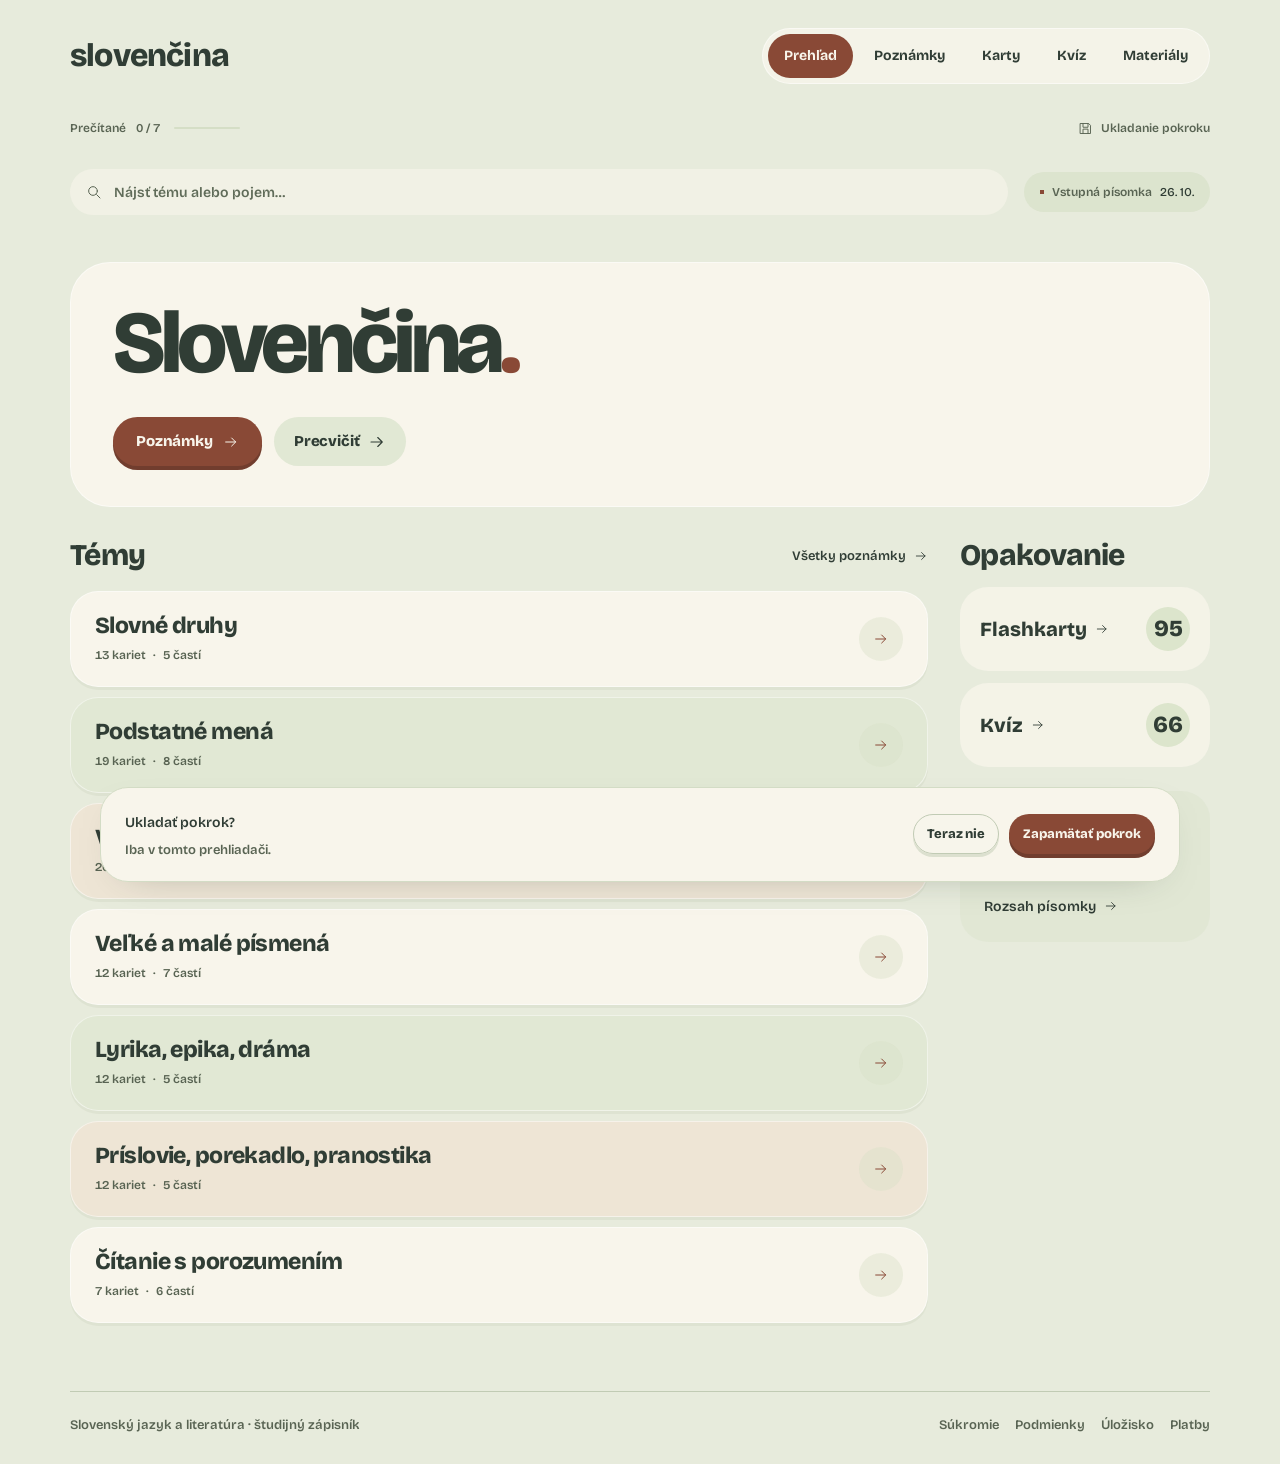
<file: index.html>
<!doctype html>
<html lang="sk">
<head>
  <meta charset="utf-8">
  <meta name="viewport" content="width=device-width, initial-scale=1">
  <meta name="theme-color" content="#e7ebdc">
  <meta name="description" content="Osobný študijný priestor zo slovenského jazyka: poznámky, flashkarty a precvičovanie z dodaných materiálov.">
  <meta http-equiv="Content-Security-Policy" content="default-src 'self' file:; script-src 'self' file:; style-src 'self' file:; img-src 'self' file: data:; font-src 'self' file: data:; connect-src 'none'; object-src 'none'; base-uri 'none'; form-action 'none'">
  <title>Slovenčina — študijný zápisník</title>
  <link rel="icon" href="favicon.svg" type="image/svg+xml">
  <link rel="stylesheet" href="fonts/fonts.css?v=20261019-bubbles"><link rel="stylesheet" href="styles.css?v=20261019-bubbles">
  <script src="sources.js" defer></script>
  <script src="content.js" defer></script>
  <script src="core.js" defer></script>
  <script src="app.js?v=20261019-bubbles" defer></script>
</head>
<body>
  <a class="skip-link" href="#main">Preskočiť na obsah</a>
  <aside class="sidebar" aria-label="Študijná navigácia">
    <a class="brand" href="#prehlad" aria-label="Slovenčina, úvodná stránka"><span>slovenčina</span></a>
    <nav class="navigation" aria-label="Hlavná navigácia">
      <a href="#prehlad" data-nav="prehlad"><svg viewBox="0 0 24 24" aria-hidden="true"><path d="M3 10 12 3l9 7v10a1 1 0 0 1-1 1h-5v-7H9v7H4a1 1 0 0 1-1-1Z"/></svg><span>Prehľad</span></a>
      <a href="#poznamky" data-nav="poznamky"><svg viewBox="0 0 24 24" aria-hidden="true"><path d="M12 5v16M12 5C9 3 5 3 2 4v15c4-1 7 0 10 2 3-2 6-3 10-2V4c-3-1-7-1-10 1Z"/></svg><span>Poznámky</span></a>
      <a href="#karty" data-nav="karty"><svg viewBox="0 0 24 24" aria-hidden="true"><rect x="5" y="5" width="16" height="16" rx="3"/><path d="M17 2H5a3 3 0 0 0-3 3v12M9 10h8M9 14h5"/></svg><span>Karty</span><span class="nav-count" id="nav-cards"></span></a>
      <a href="#kviz" data-nav="kviz"><svg viewBox="0 0 24 24" aria-hidden="true"><path d="m9 11 2 2 4-4M8 3h8v4H8zM8 5H5v16h14V5h-3M8 17h8"/></svg><span>Kvíz</span></a>
      <a href="#materialy" data-nav="materialy"><svg viewBox="0 0 24 24" aria-hidden="true"><path d="M3 7h7l2-3h9v16H3zM3 7V4h7l2 3"/></svg><span>Materiály</span></a>
    </nav>
    <div class="sidebar-bottom">
      <div class="sidebar-progress"><div><span>Prečítané</span><span id="read-count">0 / 7</span></div><progress id="read-progress" value="0" max="7" aria-label="Počet prečítaných tém"></progress></div>
      <button class="storage-control" id="open-settings"><svg viewBox="0 0 24 24" aria-hidden="true"><path d="M4 4h13l3 3v13H4zM8 4v6h8V4M8 20v-7h8v7"/></svg><span id="storage-label">Ukladanie pokroku</span></button>
    </div>
  </aside>
  <div class="app-layout">
    <header class="topbar">

      <button class="mobile-settings icon-button" id="open-settings-mobile" aria-label="Nastavenia ukladania pokroku"><svg viewBox="0 0 24 24" aria-hidden="true"><path d="M4 4h13l3 3v13H4zM8 4v6h8V4M8 20v-7h8v7"/></svg></button>
      <div class="global-search"><svg viewBox="0 0 24 24" aria-hidden="true"><circle cx="10.5" cy="10.5" r="6.5"/><path d="m16 16 5 5"/></svg><label class="sr-only" for="global-search">Hľadať v poznámkach</label><input id="global-search" type="search" placeholder="Nájsť tému alebo pojem…" autocomplete="off" spellcheck="false"><button id="clear-search" aria-label="Vymazať vyhľadávanie" hidden><svg viewBox="0 0 24 24" aria-hidden="true"><path d="m6 6 12 12M18 6 6 18"/></svg></button></div>
      <a class="exam-label" href="#materialy/18"><span class="exam-dot" aria-hidden="true"></span>Vstupná písomka <strong>26. 10.</strong></a>
    </header>
    <main id="main" tabindex="-1"></main>
    <footer class="site-footer"><span>Slovenský jazyk a literatúra · študijný zápisník</span><div><a href="info.html#sukromie">Súkromie</a><a href="info.html#podmienky">Podmienky</a><a href="info.html#ulozisko">Úložisko</a><a href="info.html#platby">Platby</a></div></footer>
  </div>
  <div id="consent-banner" class="consent-banner" hidden><div><strong>Ukladať pokrok?</strong><p>Iba v tomto prehliadači.</p></div><div class="consent-actions"><button class="button secondary small" id="decline-storage">Teraz nie</button><button class="button primary small" id="accept-storage">Zapamätať pokrok</button></div></div>
  <dialog id="settings-dialog" aria-labelledby="settings-title"><div class="dialog-heading"><h2 id="settings-title">Ukladanie pokroku</h2><button class="icon-button" data-close-dialog="settings-dialog" aria-label="Zavrieť nastavenia"><svg viewBox="0 0 24 24" aria-hidden="true"><path d="m6 6 12 12M18 6 6 18"/></svg></button></div><p>Prečítané, zvládnuté karty a výsledky kvízov môžu zostať uložené iba na tomto zariadení.</p><form id="storage-form"><label class="check-label"><input id="storage-consent" type="checkbox">Súhlasím s ukladaním môjho pokroku v tomto prehliadači.</label><p class="small-copy">Bez súhlasu funguje všetko počas aktuálnej návštevy. Učebný pokrok sa neposiela na server. <a href="info.html#ulozisko">Ako funguje úložisko</a></p><button class="button primary" type="submit">Uložiť nastavenie</button></form><div class="reset-zone"><p>Chceš začať odznova?</p><button class="text-button danger" id="reset-progress">Vymazať môj pokrok</button></div><p id="storage-error" class="error-copy" role="alert" hidden></p></dialog>
  <dialog id="image-dialog" class="image-dialog" aria-labelledby="image-title"><div class="dialog-heading"><h2 id="image-title">Pôvodný podklad</h2><button class="icon-button" data-close-dialog="image-dialog" aria-label="Zavrieť obrázok"><svg viewBox="0 0 24 24" aria-hidden="true"><path d="m6 6 12 12M18 6 6 18"/></svg></button></div><img id="image-viewer" src="Obrazky/03.png" alt="Náučný plagát o prísloviach" loading="lazy"></dialog>
  <div id="toast" class="toast" role="status" aria-live="polite"></div>
  <div id="announcement" class="sr-only" aria-live="polite" aria-atomic="true"></div>
  <noscript><p class="noscript">Na flashkarty a kvízy potrebuješ povoliť JavaScript. Pôvodné súbory nájdeš v priečinku materialy.</p></noscript>
</body>
</html>
</file>
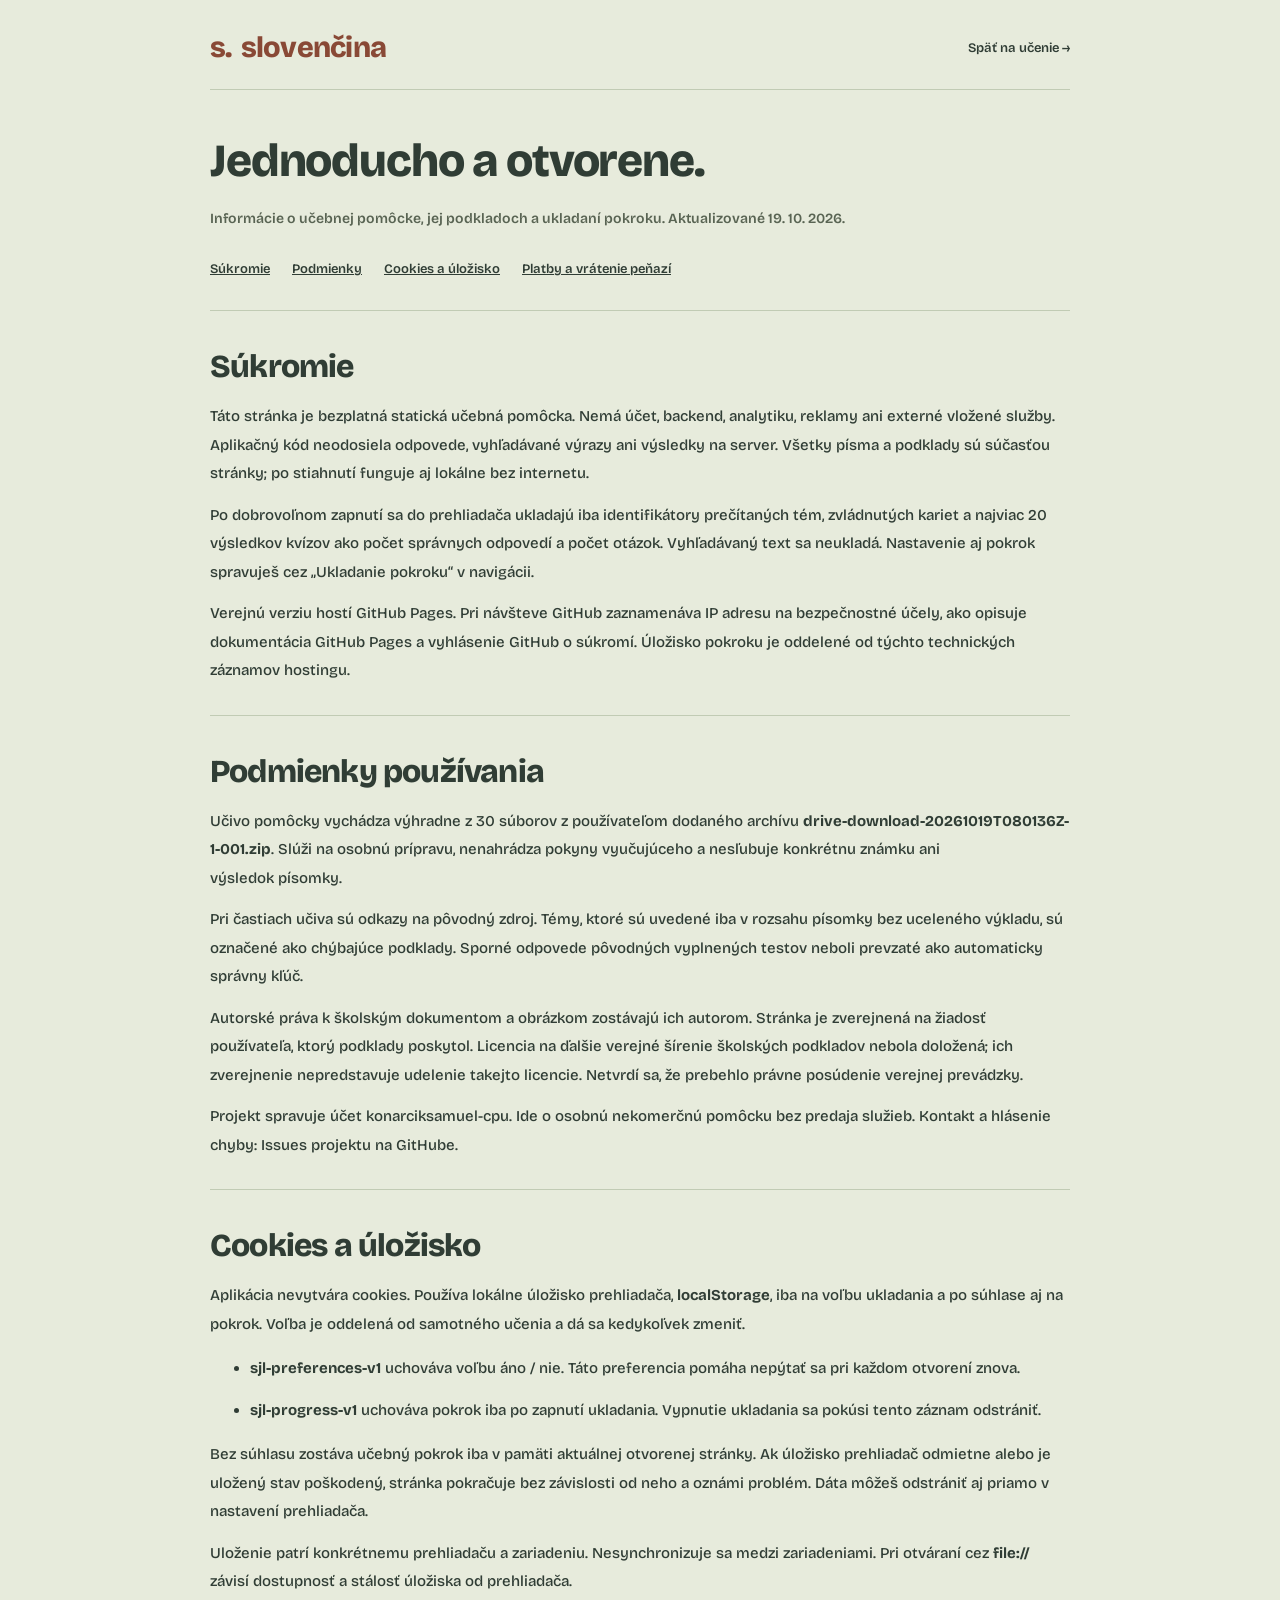
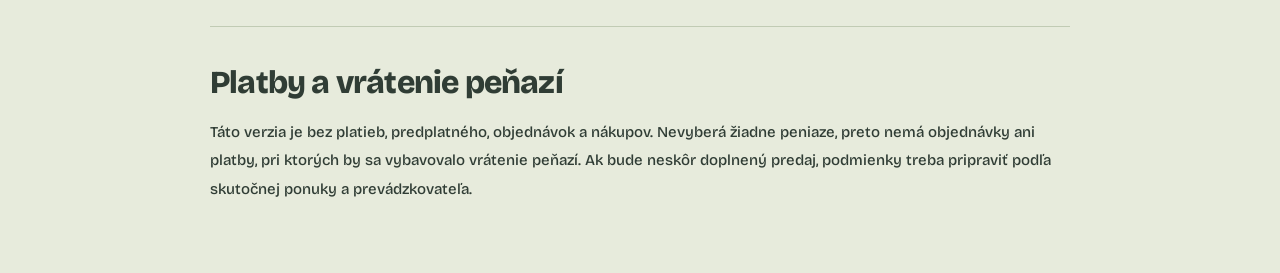
<file: info.html>
<!doctype html>
<html lang="sk">
<head><meta charset="utf-8"><meta name="viewport" content="width=device-width, initial-scale=1"><meta http-equiv="Content-Security-Policy" content="default-src 'self' file:; script-src 'none'; style-src 'self' file:; img-src 'self' file:; font-src 'self' file: data:; connect-src 'none'; object-src 'none'; base-uri 'none'; form-action 'none'"><title>Informácie a súkromie — Slovenčina</title><link rel="icon" href="favicon.svg" type="image/svg+xml"><link rel="stylesheet" href="fonts/fonts.css?v=20261019-bubbles"><link rel="stylesheet" href="styles.css?v=20261019-bubbles"></head>
<body><main class="info-page"><header><a class="brand" href="index.html"><span class="brand-symbol" aria-hidden="true">s.</span><span>slovenčina</span></a><a class="text-link" href="index.html">Späť na učenie →</a></header><h1>Jednoducho a otvorene.</h1><p>Informácie o učebnej pomôcke, jej podkladoch a ukladaní pokroku. Aktualizované 19. 10. 2026.</p><nav aria-label="Informácie"><a href="#sukromie">Súkromie</a><a href="#podmienky">Podmienky</a><a href="#ulozisko">Cookies a úložisko</a><a href="#platby">Platby a vrátenie peňazí</a></nav>
<section id="sukromie"><h2>Súkromie</h2><p>Táto stránka je bezplatná statická učebná pomôcka. Nemá účet, backend, analytiku, reklamy ani externé vložené služby. Aplikačný kód neodosiela odpovede, vyhľadávané výrazy ani výsledky na server. Všetky písma a podklady sú súčasťou stránky; po stiahnutí funguje aj lokálne bez internetu.</p><p>Po dobrovoľnom zapnutí sa do prehliadača ukladajú iba identifikátory prečítaných tém, zvládnutých kariet a najviac 20 výsledkov kvízov ako počet správnych odpovedí a počet otázok. Vyhľadávaný text sa neukladá. Nastavenie aj pokrok spravuješ cez „Ukladanie pokroku“ v navigácii.</p><p>Verejnú verziu hostí GitHub Pages. Pri návšteve GitHub zaznamenáva IP adresu na bezpečnostné účely, ako opisuje <a href="https://docs.github.com/en/pages/getting-started-with-github-pages/what-is-github-pages#data-collection">dokumentácia GitHub Pages</a> a <a href="https://docs.github.com/en/site-policy/privacy-policies/github-general-privacy-statement">vyhlásenie GitHub o súkromí</a>. Úložisko pokroku je oddelené od týchto technických záznamov hostingu.</p></section>
<section id="podmienky"><h2>Podmienky používania</h2><p>Učivo pomôcky vychádza výhradne z 30 súborov z používateľom dodaného archívu <strong>drive-download-20261019T080136Z-1-001.zip</strong>. Slúži na osobnú prípravu, nenahrádza pokyny vyučujúceho a nesľubuje konkrétnu známku ani výsledok písomky.</p><p>Pri častiach učiva sú odkazy na pôvodný zdroj. Témy, ktoré sú uvedené iba v rozsahu písomky bez uceleného výkladu, sú označené ako chýbajúce podklady. Sporné odpovede pôvodných vyplnených testov neboli prevzaté ako automaticky správny kľúč.</p><p>Autorské práva k školským dokumentom a obrázkom zostávajú ich autorom. Stránka je zverejnená na žiadosť používateľa, ktorý podklady poskytol. Licencia na ďalšie verejné šírenie školských podkladov nebola doložená; ich zverejnenie nepredstavuje udelenie takejto licencie. Netvrdí sa, že prebehlo právne posúdenie verejnej prevádzky.</p><p>Projekt spravuje účet <a href="https://github.com/konarciksamuel-cpu">konarciksamuel-cpu</a>. Ide o osobnú nekomerčnú pomôcku bez predaja služieb. Kontakt a hlásenie chyby: <a href="https://github.com/konarciksamuel-cpu/slovencina/issues">Issues projektu na GitHube</a>.</p></section>
<section id="ulozisko"><h2>Cookies a úložisko</h2><p>Aplikácia nevytvára cookies. Používa lokálne úložisko prehliadača, <strong>localStorage</strong>, iba na voľbu ukladania a po súhlase aj na pokrok. Voľba je oddelená od samotného učenia a dá sa kedykoľvek zmeniť.</p><ul><li><strong>sjl-preferences-v1</strong> uchováva voľbu áno / nie. Táto preferencia pomáha nepýtať sa pri každom otvorení znova.</li><li><strong>sjl-progress-v1</strong> uchováva pokrok iba po zapnutí ukladania. Vypnutie ukladania sa pokúsi tento záznam odstrániť.</li></ul><p>Bez súhlasu zostáva učebný pokrok iba v pamäti aktuálnej otvorenej stránky. Ak úložisko prehliadač odmietne alebo je uložený stav poškodený, stránka pokračuje bez závislosti od neho a oznámi problém. Dáta môžeš odstrániť aj priamo v nastavení prehliadača.</p><p>Uloženie patrí konkrétnemu prehliadaču a zariadeniu. Nesynchronizuje sa medzi zariadeniami. Pri otváraní cez <strong>file://</strong> závisí dostupnosť a stálosť úložiska od prehliadača.</p></section>
<section id="platby"><h2>Platby a vrátenie peňazí</h2><p>Táto verzia je bez platieb, predplatného, objednávok a nákupov. Nevyberá žiadne peniaze, preto nemá objednávky ani platby, pri ktorých by sa vybavovalo vrátenie peňazí. Ak bude neskôr doplnený predaj, podmienky treba pripraviť podľa skutočnej ponuky a prevádzkovateľa.</p></section>
</main></body></html>
</file>
<file: fonts/fonts.css>
@font-face{font-family:"Bricolage Grotesque";font-style:normal;font-weight:200 800;font-display:swap;src:url("[data-uri]") format("woff2")}
</file>
<file: styles.css>
:root{--canvas:#e7ebdc;--paper:#f8f5eb;--ink:#303d35;--muted:#596453;--line:#c1cbb4;--forest:#894936;--lime:#d7dfc6;--sage:#e1e7d5;--peach:#e8dfcc;--lavender:#f8f5eb;--error:#8b4035;--success:#35543c;--radius:28px;--spring:cubic-bezier(.22,1.28,.36,1);--ease:cubic-bezier(.16,1,.3,1);font-family:"Bricolage Grotesque",system-ui,sans-serif;color:var(--ink);background:var(--canvas);font-synthesis:none;color-scheme:light}
*{box-sizing:border-box}
html{scroll-behavior:smooth;scrollbar-color:#a7b59a var(--canvas);scroll-padding-top:24px}
body{margin:0;font-size:16px;font-weight:600;line-height:1.7}
::selection{background:#ccd8bb;color:#26392c}
button,input,select{font:inherit}
button,a,input,select{-webkit-tap-highlight-color:transparent}
button{cursor:pointer;color:inherit}
button:disabled{cursor:default}
a{color:inherit;text-decoration:none;text-underline-offset:5px}
button:focus-visible,a:focus-visible,input:focus-visible,select:focus-visible,summary:focus-visible,[tabindex="0"]:focus-visible{outline:2px solid var(--forest);outline-offset:4px}
h1,h2,h3,p,figure{margin:0}
h1,h2,h3{text-wrap:balance;line-height:1.25;letter-spacing:0;font-weight:500}
h1,h2{font-family:"Bricolage Grotesque",system-ui,sans-serif}
p{text-wrap:pretty}
button svg,a svg{flex-shrink:0}
svg{width:20px;height:20px;fill:none;stroke:currentColor;stroke-width:1.5;stroke-linecap:round;stroke-linejoin:round;vertical-align:middle}
.icon{width:18px;height:18px;display:inline-block;flex-shrink:0}
[hidden]{display:none!important}
.sr-only{position:absolute;width:1px;height:1px;padding:0;margin:-1px;overflow:hidden;clip:rect(0,0,0,0);white-space:nowrap;border:0}
.skip-link{position:fixed;left:16px;top:-80px;padding:12px 20px;background:var(--paper);z-index:100}
.skip-link:focus{top:16px}
.sidebar{width:calc(100% - 96px);max-width:1140px;margin:0 auto;padding:28px 0 0;display:grid;grid-template-columns:1fr auto;align-items:center;gap:18px 36px}
.brand{display:flex;flex-direction:column;align-items:flex-start;font-family:"Bricolage Grotesque",system-ui,sans-serif;font-size:32px;line-height:1.1;font-weight:500;letter-spacing:.005em}
.brand-sub{font-family:"Bricolage Grotesque",system-ui,sans-serif;font-size:12px;letter-spacing:.03em;color:var(--muted);margin-top:6px}
.brand-symbol{color:var(--forest);margin-right:9px}
.navigation{display:flex;gap:27px;align-items:center}
.navigation a{display:flex;align-items:center;min-height:46px;padding:10px 0 8px;border-bottom:1px solid transparent;font-size:14px;white-space:nowrap}
.navigation a svg,.nav-count{display:none}
.navigation a:hover{color:var(--forest)}
.navigation a[aria-current=page]{border-bottom-color:var(--forest);color:var(--forest)}
.sidebar-bottom{grid-column:1/-1;display:flex;align-items:center;justify-content:space-between;gap:18px;border-bottom:1px solid var(--line);padding:3px 0 9px;margin:0}
.sidebar-progress{display:flex;align-items:center;gap:14px;font-size:12px;color:var(--muted)}
.sidebar-progress>div{display:flex;gap:10px}
#read-count{font-variant-numeric:tabular-nums}
progress{width:100%;border:0;appearance:none;-webkit-appearance:none;overflow:hidden;display:block;background:#d5dec6;height:2px;color:var(--forest)}
progress::-webkit-progress-bar{background:#d5dec6}
progress::-webkit-progress-value{background:var(--forest)}
progress::-moz-progress-bar{background:var(--forest)}
.sidebar-progress progress{width:66px}
.storage-control{display:flex;align-items:center;gap:8px;background:none;border:0;padding:6px 0;color:var(--muted);font-size:12px;min-height:36px}
.storage-control svg{width:15px;height:15px}
.app-layout{min-height:75vh;display:flex;flex-direction:column}
.topbar{display:flex;align-items:center;gap:24px;width:calc(100% - 96px);max-width:1140px;padding:14px 0 12px;margin:0 auto;border-bottom:1px solid var(--line)}
.subject-label{font-size:12px;color:var(--muted)}
.global-search{display:flex;align-items:center;gap:10px;flex:1;max-width:280px;margin-left:auto;min-width:0;color:var(--muted)}
.global-search>svg{width:16px;height:16px;flex-shrink:0}
.global-search input{border:0;background:transparent;min-width:0;width:100%;font-size:13px;height:40px;color:var(--ink);caret-color:var(--forest);border-radius:0}
input::placeholder{color:#606c59;opacity:1}
.global-search input::-webkit-search-cancel-button{appearance:none}
.global-search button{background:transparent;border:0;width:32px;height:32px;display:grid;place-items:center}
.exam-label{display:flex;align-items:center;gap:8px;font-size:12px;white-space:nowrap;color:var(--muted)}
.exam-label strong{color:var(--ink);font-weight:500}
.exam-dot{width:4px;height:4px;background:var(--forest);flex-shrink:0}
main{width:calc(100% - 96px);max-width:1140px;padding:35px 0 68px;margin:0 auto;flex:1}
main:focus,#page-title:focus,#question-title:focus{outline:0}
.home-hero{display:block;padding:0 20px 42px;border-bottom:1px solid var(--line)}
.hero-copy h1{font-size:clamp(56px,5.2vw,76px);line-height:1.1;font-weight:500;letter-spacing:-.02em}
.hero-copy h1>span{color:var(--forest)}
.hero-copy>p{font-size:19px;font-weight:500;line-height:1.8;color:#52604f;margin-top:24px}
.hero-actions{display:flex;flex-wrap:wrap;gap:22px;align-items:center;margin-top:30px}
.button{display:inline-flex;align-items:center;justify-content:center;gap:10px;min-height:46px;padding:11px 18px;border-radius:2px;border:1px solid transparent;font-size:14px;font-weight:500;line-height:1.5;transition:background .18s,color .18s}
.button.primary{background:var(--forest);color:var(--paper)}
.button.primary:hover{background:#713d2e}
.button.secondary{background:transparent;border-color:#9aa78d;color:var(--ink)}
.button.secondary:hover{background:#dde5cf}
.button:disabled{opacity:.48}
.button.small{min-height:40px;padding:9px 13px;font-size:13px}
.button .icon{width:16px;height:16px}
.hero-secondary{font-size:14px;display:flex;gap:9px;align-items:center;min-height:44px}
.hero-secondary:hover{text-decoration:underline}
.exam-note{display:inline-block;font-size:12px;color:var(--muted);margin-top:32px}
.exam-note:hover{text-decoration:underline}


.home-columns{display:grid;grid-template-columns:minmax(0,1fr) 230px;gap:70px;margin-top:38px}
.section-heading{display:flex;align-items:center;justify-content:space-between;gap:16px;padding-bottom:15px;border-bottom:1px solid var(--line)}
.section-heading h2,.study-flow h2{font-size:27px;font-weight:500}
.text-link{display:inline-flex;align-items:center;gap:8px;font-size:13px}
.text-link:hover,.text-button:hover,.source-link:hover{text-decoration:underline;color:var(--forest)}
.text-link .icon{width:14px;height:14px}
.topic-row{display:flex;align-items:center;gap:16px;padding:22px 0;border-bottom:1px solid var(--line)}
.topic-row:hover h3{color:var(--forest)}
.topic-mark{display:none}
.sage,.peach,.lavender{background:transparent}
.topic-row h3{font-size:16px;font-weight:500;line-height:1.5}
.topic-row p{font-size:14px;color:var(--muted);margin-top:4px;line-height:1.7;max-width:56ch}
.topic-meta{display:flex;flex-wrap:wrap;gap:7px;align-items:center;color:var(--muted);font-size:12px;margin-top:7px;font-variant-numeric:tabular-nums}
.row-end{margin-left:auto;padding-left:8px;color:var(--forest)}
.row-end .icon{width:16px;height:16px}
.study-flow{padding:0 0 24px;border-bottom:1px solid var(--line)}
.study-flow>a{display:block;margin-top:22px}
.study-flow strong{font-size:14px;font-weight:500;display:flex;justify-content:space-between;align-items:center}
.study-flow .icon{width:14px;height:14px}
.study-flow p{font-size:13px;color:var(--muted);margin-top:4px;line-height:1.7}
.source-note{padding:25px 0}
.source-note h3{font-family:"Bricolage Grotesque",system-ui,sans-serif;font-size:23px;font-weight:500}
.source-note p{font-size:13px;color:var(--muted);margin-top:12px;line-height:1.8}
.source-note>a{display:flex;align-items:center;gap:8px;font-size:13px;margin-top:14px}
.source-note>a .icon{width:14px;height:14px}
.source-note a:hover{text-decoration:underline}
.last-result{display:flex;align-items:center;gap:12px;flex-wrap:wrap;font-size:13px;border-top:1px solid var(--line);padding-top:20px}
.last-result strong{margin-left:auto;font-weight:500}
.last-result>a{flex-basis:100%;text-decoration:underline}
.site-footer{display:flex;align-items:center;justify-content:space-between;gap:16px;font-size:13px;color:var(--muted);padding:20px 40px;border-top:1px solid var(--line);margin-top:auto}
.site-footer>div{display:flex;flex-wrap:wrap;gap:16px}
.site-footer a:hover{text-decoration:underline}
.page-heading{display:flex;justify-content:space-between;align-items:flex-end;gap:20px;margin:7px 0 32px}
.page-heading h1{font-size:clamp(28px,2.5vw,38px);font-weight:500;line-height:1.2;letter-spacing:-.035em}
.page-heading p{font-size:14px;color:var(--muted);margin-top:12px;max-width:65ch}
.quiet-badge{white-space:nowrap;border:1px solid #a5af98;padding:6px 11px;border-radius:2px;font-size:13px;font-variant-numeric:tabular-nums}
.notes-layout{display:grid;grid-template-columns:190px minmax(0,1fr);gap:30px;align-items:start}
.chapter-nav{position:sticky;top:24px;display:flex;flex-direction:column;gap:5px}
.chapter-nav>a{display:flex;align-items:center;gap:9px;padding:12px 10px;font-size:13px;line-height:1.5;border-radius:2px;min-height:44px}
.chapter-nav>a:hover{background:#e2e8d7}
.chapter-nav>a[aria-current=page]{background:#e0e5d1;font-weight:600}
.chapter-dot{width:8px;height:8px;border-radius:2px;flex-shrink:0}
.chapter-nav>a .icon{width:14px;height:14px;margin-left:auto}
.chapter-nav .syllabus-link{margin-top:15px;border-top:1px solid var(--line);padding-top:18px;border-radius:2px;color:var(--muted);font-size:13px}
.notes-paper{background:var(--paper);padding:34px 36px;border-radius:2px;min-width:0}
.lesson-heading{display:flex;gap:16px;align-items:center}
.lesson-heading h2{font-size:26px;font-weight:500;letter-spacing:-.025em}
.lesson-heading p{color:var(--muted);font-size:13px;margin-top:7px}
.lesson-actions{display:flex;align-items:center;gap:20px;flex-wrap:wrap;margin-top:24px}
.lesson-outline{display:flex;flex-wrap:wrap;gap:6px;margin:26px 0 12px;border-bottom:1px solid var(--line);padding-bottom:24px}
.lesson-outline button{padding:6px 9px;min-height:32px;font-size:13px;background:#e8ecde;border:0;border-radius:2px;text-align:left}
.lesson-outline button:hover{background:#dce4cc}
.note-section{padding-top:32px;scroll-margin-top:24px}
.note-section+.note-section{border-top:1px solid #d6ddc8;margin-top:32px}
.note-section-heading{display:flex;align-items:start;justify-content:space-between;gap:14px;margin-bottom:15px}
.note-section h2{font-size:21px;font-weight:500;line-height:1.35}
.note-section p,.note-list{font-size:16px;line-height:1.8;max-width:68ch}
.note-section p+p{margin-top:14px}
.source-link{display:inline-flex;align-items:center;gap:4px;font-size:13px;color:#5b7150;white-space:nowrap;margin-top:4px;font-weight:500}
.source-link .icon{width:12px;height:12px}
.note-list{padding-left:20px;margin:14px 0 0}
.note-list li{padding:5px 0 5px 4px}
.note-list li::marker{color:#8c9e79}
.note-callout{display:flex;align-items:start;gap:12px;padding:16px;background:#e9edde;border-radius:2px;margin-top:20px}
.note-callout>.icon{margin-top:3px;color:#60744a;flex-shrink:0}
.note-callout p{font-size:13px;line-height:1.8;color:#4c6146}
.table-scroll{overflow:auto;border:1px solid #b8c2ab;border-radius:2px;margin-top:20px;max-width:100%;scrollbar-width:thin}
table{border-collapse:collapse;width:100%;text-align:left;font-size:13px;line-height:1.7;min-width:310px}
th,td{padding:12px 14px;border-bottom:1px solid #d6ddc8;vertical-align:top}
thead th{background:#e8ecde;font-weight:600;font-size:13px}
tbody th{font-weight:500;width:30%}
tr:last-child th,tr:last-child td{border-bottom:0}
tbody tr:nth-child(even){background:#f1f2e7}
.study-image{margin:24px 0 0}
.study-image>button,.source-image>button{padding:0;border:0;background:transparent;display:block;max-width:100%;cursor:zoom-in;text-align:left}
.study-image img{display:block;width:100%;max-width:620px;height:auto;border:1px solid var(--line);border-radius:2px}
figcaption{font-size:13px;color:var(--muted);line-height:1.6;margin-top:9px}
.lesson-finish{margin-top:36px;border-top:1px solid var(--line);padding-top:28px;display:flex;flex-wrap:wrap;gap:18px;align-items:center}
.lesson-finish>div{flex-basis:100%}
.lesson-finish h3{font-size:18px;font-weight:500}
.lesson-finish p{font-size:13px;color:var(--muted);margin-top:7px}
.learning-toolbar{display:flex;align-items:flex-end;gap:24px;border-bottom:1px solid var(--line);padding-bottom:24px;margin-bottom:26px}
.field{display:flex;flex-direction:column;gap:8px;min-width:170px}
.field>label{font-size:13px;font-weight:500}
select{width:100%;min-height:43px;border:1px solid #a5af98;border-radius:2px;background:var(--paper);padding:8px 34px 8px 12px;color:var(--ink);font-size:13px;max-width:100%}
.filter-check{display:flex;align-items:center;gap:9px;font-size:13px;min-height:43px}
input[type=checkbox]{width:17px;height:17px;accent-color:var(--forest);flex-shrink:0;cursor:pointer}
.shuffle-button{margin-left:auto}
.card-session,.quiz-session{max-width:720px;margin:34px auto 0}
.session-meta{display:flex;justify-content:space-between;align-items:center;font-size:13px;color:var(--muted);gap:15px}
.session-meta strong{color:var(--ink);font-weight:600}
.session-progress{margin-top:13px;height:4px}
.flashcard{display:flex;flex-direction:column;justify-content:space-between;text-align:center;align-items:stretch;width:100%;min-height:344px;padding:28px 36px;margin-top:28px;border:0;border-radius:2px;background:var(--lavender);transition:background .35s,box-shadow .35s,transform .35s var(--ease);box-shadow:none}
.flashcard:hover{box-shadow:none}
.flashcard.revealed{background:#edf0e4}
.flashcard-face-label{display:flex;justify-content:space-between;align-items:center;gap:15px;color:#626b58;font-size:13px}
.flashcard.revealed .flashcard-face-label{color:#516242}
.flashcard-content{display:block;font-size:clamp(23px,2.1vw,32px);line-height:1.5;letter-spacing:-.025em;font-weight:500;max-width:28ch;margin:30px auto}
.flashcard.revealed .flashcard-content{font-size:clamp(20px,1.8vw,27px);max-width:42ch}
.flashcard-hint{font-size:13px;line-height:1.6;color:#626b58}
.flashcard.revealed .flashcard-hint{color:#526346}
.card-source{display:flex;justify-content:space-between;align-items:center;gap:12px;margin-top:15px;font-size:13px;color:var(--muted)}
.card-rating{display:grid;grid-template-columns:1fr 1fr;gap:16px;margin-top:28px}
.card-rating>.button{min-height:52px}
kbd{font-family:inherit;border:1px solid #adbaa1;border-radius:2px;font-size:13px;padding:1px 5px;line-height:1.5;font-variant-numeric:tabular-nums;font-weight:500;white-space:nowrap}
.card-rating kbd{margin-left:auto;border-color:#ffffff44}
.card-rating .secondary kbd{border-color:#a5af98}
.card-controls{display:flex;justify-content:space-between;align-items:center;gap:12px;margin-top:20px;font-size:13px;color:var(--muted)}
.text-button{display:inline-flex;align-items:center;gap:8px;min-height:40px;font-size:13px;background:transparent;border:0;padding:6px 0;color:var(--ink)}
.text-button:disabled{opacity:.45;text-decoration:none}
.empty-state,.session-finished{text-align:center;padding:70px 22px;max-width:640px;margin:20px auto}
.empty-state>.icon{width:34px;height:34px;color:#799367;margin-bottom:20px}
.empty-state h2,.session-finished h2{font-size:27px;font-weight:500}
.empty-state p,.session-finished p{font-size:14px;color:var(--muted);max-width:54ch;margin:16px auto 24px}
.success-seal{display:grid;place-items:center;background:#e1e7d5;color:#3b6434;width:58px;height:58px;margin:0 auto 24px;border-radius:2px}
.success-seal .icon{width:28px;height:28px}
.finish-actions{display:flex;gap:13px;align-items:center;justify-content:center;flex-wrap:wrap;margin:26px 0 23px}
.quiz-setup{display:grid;grid-template-columns:minmax(0,1fr) 260px;border-radius:2px;background:var(--paper);overflow:hidden}
.quiz-setup-main{padding:36px 38px}
.setup-symbol{display:grid;place-items:center;width:42px;height:42px;background:var(--lime);border-radius:2px;margin-bottom:23px}
.quiz-setup-main h2{font-size:43px;font-weight:500;line-height:1.15}
.quiz-setup-main h2 em{font-family:"Bricolage Grotesque",system-ui,sans-serif;font-size:1.15em;font-weight:500}
.quiz-setup-main>p{font-size:14px;line-height:1.8;color:var(--muted);max-width:49ch;margin-top:19px}
.setup-fields{display:grid;grid-template-columns:1.3fr 1fr;gap:18px;margin-top:27px}
.setup-fields .field{min-width:0}
.quiz-setup-main>p.small-copy{font-size:13px;line-height:1.7;margin-top:12px}
.quiz-setup-main>.button{margin-top:24px}
.quiz-rules{padding:42px 28px;background:#e8eddf}
.quiz-rules h3{font-size:19px;font-weight:500;line-height:1.4;margin-bottom:30px}
.quiz-rules>div+div{margin-top:26px}
.quiz-rules strong{font-size:13px;font-weight:600}
.quiz-rules p{font-size:13px;line-height:1.8;color:var(--muted);margin-top:7px}
.quiz-rules .quiz-source-note{margin-top:32px;padding-top:18px;border-top:1px solid #c9d4bb;font-size:13px}
.quiz-session{margin-top:30px}
.quiz-session h2{font-size:26px;font-weight:500;line-height:1.5;margin:26px 0}
.question-context{margin-top:28px;background:#e1e7d5;padding:21px 24px;border-radius:2px}
.question-context>strong{font-size:13px;font-weight:600}
.question-context p{font-size:14px;line-height:1.85;margin-top:9px}
.question-context .source-link{margin-top:12px}
.answer-options{display:grid;gap:12px}
.answer-option{display:flex;align-items:center;gap:14px;text-align:left;border:1px solid #a5af98;background:var(--paper);border-radius:2px;padding:15px 18px;min-height:62px;font-size:14px;line-height:1.6;transition:background .16s,border-color .16s}
.answer-option:hover:not(:disabled){background:#e8eddf;border-color:#6c875b}
.option-letter{display:grid;place-items:center;border:1px solid #b8c2ab;border-radius:2px;width:27px;height:29px;font-size:13px;flex-shrink:0}
.answer-option>.icon{margin-left:auto}
.answer-option.correct{background:#e8eddf;border-color:#6c9660;color:#234a2b}
.answer-option.incorrect{background:#f4e7dc;border-color:#c68a73;color:#7b3d2c}
.answer-option:disabled:not(.correct):not(.incorrect){color:#677364;background:#efefe4}
.question-hint{font-size:13px;color:var(--muted);margin-top:22px}
.quiz-feedback{padding:22px 24px;border-radius:2px;margin-top:26px;background:#e9edde}
.quiz-feedback.negative{background:#f0e7d9}
.quiz-feedback>strong{display:flex;align-items:center;gap:10px;font-size:14px;font-weight:600}
.quiz-feedback p{font-size:14px;line-height:1.8;margin-top:12px;max-width:65ch}
.quiz-feedback .source-link{margin-top:15px}
.quiz-next{display:flex;justify-content:flex-end;margin-top:22px}
.quiz-summary{max-width:800px;margin:0 auto}
.result-score{text-align:center;background:#e1e7d5;padding:42px 28px;border-radius:2px}
.result-score>span{font-size:13px;color:var(--muted)}
.result-score>strong{display:block;font-size:68px;font-weight:500;line-height:1.4;letter-spacing:-.04em;font-variant-numeric:tabular-nums}
.result-score>strong>span{font-size:30px;color:#627555;font-weight:500}
.result-score h2{font-size:27px;font-weight:500;margin-top:14px}
.result-score p{max-width:54ch;margin:13px auto 0;font-size:14px;color:var(--muted)}
.weak-topics{margin-top:30px}
.weak-topics h3,.answer-review>h3{font-size:18px;font-weight:500;margin-bottom:16px}
.weak-topics>a{display:flex;justify-content:space-between;border-bottom:1px solid var(--line);padding:13px 0;font-size:14px}
.answer-review{margin-top:35px}
.answer-review details{border-bottom:1px solid var(--line);padding:16px 0}
.answer-review summary{display:flex;align-items:center;gap:12px;cursor:pointer;font-size:13px;line-height:1.7;list-style:none}
.answer-review summary>.icon{color:#547443;width:16px;height:16px}
.review-state{margin-left:auto;white-space:nowrap;font-size:13px;color:var(--muted)}
.answer-review details p{font-size:13px;line-height:1.8;margin:14px 0 0 28px}
.answer-review details .source-link{margin:15px 0 0 28px}
.scope-panel{padding:26px 28px;background:#e1e7d5;border-radius:2px;margin-bottom:30px;display:grid;grid-template-columns:1fr 1.2fr;gap:18px 32px}
.scope-panel h2{font-size:20px;font-weight:500}
.scope-panel p{font-size:13px;color:var(--muted);line-height:1.8;margin-top:11px}
.scope-panel ul{margin:0;padding-left:17px;font-size:13px;line-height:1.9}
.scope-panel .source-link{margin:0}
.materials-toolbar{display:flex;align-items:center;gap:16px;margin:0 0 22px;flex-wrap:wrap;font-size:13px}
.materials-toolbar>label{font-weight:500}
.materials-toolbar input{min-height:40px;border:1px solid #a5af98;border-radius:2px;background:var(--paper);padding:8px 12px;font-size:13px;color:var(--ink);min-width:0;max-width:100%;caret-color:var(--forest)}
.materials-toolbar>span{margin-left:auto;color:var(--muted);font-variant-numeric:tabular-nums}
.source-item{border-bottom:1px solid var(--line);scroll-margin-top:25px}
.source-item>summary{display:flex;align-items:center;gap:16px;list-style:none;padding:21px 8px;cursor:pointer;min-height:80px}
summary::-webkit-details-marker{display:none}
.source-item>summary:hover{background:#e2e8d777}
.file-type{display:grid;place-items:center;width:43px;min-height:46px;font-size:13px;font-weight:600;border:1px solid #a5af98;border-radius:2px;flex-shrink:0}
.source-name{min-width:0}
.source-name strong{display:block;font-size:13px;font-weight:500;overflow-wrap:anywhere}
.source-name>span{display:block;font-size:13px;color:var(--muted);margin-top:4px}
.source-item>summary>.icon{margin-left:auto;width:16px;height:16px;transition:transform .2s}
.source-item[open]>summary>.icon{transform:rotate(90deg)}
.source-body{padding:0 24px 28px 67px}
.source-body .note-callout{margin:0 0 20px}
.source-body>.small-copy{margin-top:18px}
.original-text{margin:22px 0;background:#fff;border-radius:2px}
.original-text>summary{padding:14px 18px;font-size:13px;cursor:pointer}
.original-text pre{font-family:"Bricolage Grotesque",system-ui,sans-serif;font-size:14px;line-height:1.9;white-space:pre-wrap;overflow-wrap:anywhere;padding:0 20px 22px;max-height:750px;overflow:auto;scrollbar-width:thin}
.source-image{margin-top:24px}
.source-image img{display:block;max-width:100%;width:auto;max-height:600px;height:auto;border-radius:2px}
.search-results{max-width:780px}
.result-count{font-size:13px;color:var(--muted);margin-bottom:12px}
.search-result{display:block;position:relative;padding:25px 36px 25px 0;border-bottom:1px solid var(--line)}
.search-result>span{font-size:13px;color:#56724a}
.search-result>h2{font-size:21px;font-weight:500;margin-top:8px}
.search-result>p{font-size:13px;color:var(--muted);line-height:1.8;margin-top:11px;max-width:65ch}
.search-result>.icon{position:absolute;right:0;top:50%}
.consent-banner{position:fixed;bottom:20px;left:calc(236px + 30px);right:30px;max-width:1100px;margin:0 auto;background:#fff;padding:20px 24px;display:flex;align-items:center;justify-content:space-between;gap:20px;border:0;border-radius:2px;box-shadow:none;z-index:35}
.consent-banner strong{font-size:14px;font-weight:600}
.consent-banner p{font-size:13px;color:var(--muted);margin-top:4px}
.consent-actions{display:flex;gap:10px;flex-shrink:0}
dialog{background:var(--canvas);color:var(--ink);border:0;border-radius:2px;padding:30px;max-width:540px;width:calc(100% - 32px);max-height:calc(100dvh - 40px);overflow:auto;box-shadow:none}
dialog::backdrop{background:#293b32a6;backdrop-filter:blur(3px)}
.dialog-heading{display:flex;align-items:flex-start;gap:20px;justify-content:space-between;margin-bottom:20px}
.dialog-heading h2{font-size:25px;font-weight:500;line-height:1.3}
.icon-button{background:transparent;border:0;display:grid;place-items:center;width:36px;height:36px;flex-shrink:0;border-radius:2px;padding:7px}
.icon-button:hover{background:#e0e5d1}
.mobile-settings.icon-button{display:none}
@media(max-width:900px){.mobile-settings.icon-button{display:grid;width:44px;height:44px}}
dialog>p{font-size:14px;line-height:1.8;color:var(--muted)}
.check-label{display:flex;align-items:flex-start;gap:11px;font-size:14px;line-height:1.8;margin:22px 0 13px}
.check-label input{margin-top:4px}
.small-copy{font-size:13px;line-height:1.8;color:var(--muted)}
.small-copy a{text-decoration:underline}
form>.button{margin-top:22px}
.reset-zone{margin-top:28px;border-top:1px solid var(--line);padding-top:20px}
.reset-zone>p{font-size:13px;color:var(--muted)}
.text-button.danger{color:var(--error)}
.error-copy{font-size:13px;color:var(--error);margin-top:18px}
.image-dialog{max-width:1100px;width:calc(100% - 32px);background:#fff}
.image-dialog img{display:block;width:100%;height:auto}
.image-dialog .dialog-heading{position:sticky;top:-30px;background:#fff;padding:10px 0;z-index:1}
.image-dialog h2{font-size:18px}
.toast{position:fixed;left:calc(50% + 118px);bottom:22px;transform:translate(-50%,18px);background:var(--forest);color:#f4f8eb;padding:12px 20px;border-radius:2px;font-size:13px;max-width:min(90vw,540px);box-shadow:none;opacity:0;pointer-events:none;transition:opacity .2s,transform .3s var(--ease);z-index:60;text-align:center}
.toast.visible{opacity:1;transform:translate(-50%,0)}
.noscript{position:fixed;inset:auto 0 0;padding:20px;background:#fff3cf;color:#3d3a26;z-index:80}
.info-page{max-width:820px;margin:0 auto;padding:40px 24px 80px}
.info-page>header{display:flex;align-items:center;justify-content:space-between;gap:20px;padding-bottom:25px;border-bottom:1px solid var(--line)}
.info-page .brand{color:var(--forest)}
.info-page h1{font-size:38px;font-weight:500;margin-top:42px}
.info-page>p{margin-top:18px;color:var(--muted);font-size:14px}
.info-page section{padding-top:36px;margin-top:30px;border-top:1px solid var(--line);scroll-margin-top:20px}
.info-page h2{font-size:24px;font-weight:500;margin-bottom:15px}
.info-page section p,.info-page section li{font-size:14px;line-height:1.9;margin-top:13px}
.info-page nav{display:flex;flex-wrap:wrap;gap:10px 22px;font-size:13px;margin-top:27px;text-decoration:underline}

.site-footer{max-width:1140px;width:calc(100% - 96px);margin:0 auto;padding:22px 0 28px}
.page-heading{margin:0 0 34px}
.page-heading h1{font-size:44px;font-weight:500;letter-spacing:-.01em}
.page-heading p{font-size:14px;margin-top:9px}
.quiet-badge{border:0;padding:0;color:var(--muted)}
.chapter-nav>a{border-radius:0;padding:11px 10px;font-size:13px}
.chapter-nav>a[aria-current=page]{background:transparent;color:var(--forest);font-weight:500;text-decoration:underline}
.chapter-dot{display:none}
.notes-paper{border-radius:2px;padding:34px 38px}
.lesson-heading h2{font-size:34px;letter-spacing:0;font-weight:500}
.lesson-heading p{font-size:13px}
.lesson-outline{gap:0 14px;max-height:none}
.lesson-outline button{background:transparent;padding:7px 0;font-size:13px;min-height:36px;border-radius:0;color:var(--muted)}
.lesson-outline button:hover{background:transparent;color:var(--forest);text-decoration:underline}
.note-section h2{font-size:28px;font-weight:500}
.note-section p,.note-list{font-size:16px;line-height:1.85}
.source-link{color:#5a684c;font-weight:500}
.note-callout{background:#e9edde;border-radius:0}
.note-callout p{font-size:14px}
.table-scroll{border-radius:0}
table{font-size:14px}
thead th{font-size:13px}
select{min-height:44px;font-size:14px;border-radius:2px}
.field>label,.filter-check{font-size:13px}
.flashcard{border:1px solid #a8b394;border-radius:2px;background:var(--paper);box-shadow:none;transition:background .24s,transform .24s var(--ease)}
.flashcard:hover{box-shadow:none;border-color:#7f8f70}
.flashcard.revealed{background:#f0f1e5}
.flashcard-content{font-family:"Bricolage Grotesque",system-ui,sans-serif;font-size:36px;font-weight:500;line-height:1.5;letter-spacing:0}
.flashcard.revealed .flashcard-content{font-size:30px}
.flashcard-face-label,.flashcard-hint,.flashcard.revealed .flashcard-face-label,.flashcard.revealed .flashcard-hint{color:var(--muted)}
.quiz-setup{background:transparent;border-top:1px solid var(--line);border-bottom:1px solid var(--line);border-radius:0}
.quiz-setup-main{padding:30px 35px 35px 0}
.quiz-setup-main h2{font-size:34px;font-weight:500;letter-spacing:0}
.quiz-setup-main>p{font-size:14px}
.setup-symbol{display:none}
.quiz-rules{background:transparent;padding:34px 0 28px 30px;border-left:1px solid var(--line)}
.quiz-rules h3{font-family:"Bricolage Grotesque",system-ui,sans-serif;font-size:25px;font-weight:500}
.quiz-rules strong{font-size:14px;font-weight:500}
.quiz-rules p{font-size:13px}
.quiz-session h2{font-size:32px;font-weight:500}
.answer-option{background:transparent;border-color:#a7b297;border-radius:2px;font-size:15px}
.option-letter{border:0;color:var(--muted);font-family:"Bricolage Grotesque",system-ui,sans-serif;font-size:20px}
.quiz-feedback{border-radius:0}
.result-score{background:transparent;border-block:1px solid var(--line);border-radius:0}
.result-score>strong{font-family:"Bricolage Grotesque",system-ui,sans-serif;font-weight:500}
.result-score h2{font-size:31px;font-weight:500}
.scope-panel{background:#e0e6d3;border-radius:0}
.scope-panel p,.scope-panel ul{font-size:14px}
.source-name strong{font-size:14px}
.file-type{border-radius:0;font-weight:500;background:transparent}
.source-item>summary{padding:22px 4px}
.source-body{padding-left:67px}
.search-result>h2{font-size:28px;font-weight:500}
.search-result>p{font-size:14px}
.consent-banner{left:24px;right:24px;bottom:18px;max-width:1080px;border:1px solid #a5af98;background:var(--paper);border-radius:2px;box-shadow:none}
.consent-banner p{font-size:13px}
dialog{border:1px solid #a5af98;border-radius:2px;box-shadow:none;background:var(--paper)}
dialog::backdrop{background:#293b32a6;backdrop-filter:none}
.dialog-heading h2{font-size:30px;font-weight:500}
.small-copy{font-size:13px}
.mobile-settings.icon-button{display:none}
.toast{left:50%;border-radius:2px;box-shadow:none;background:#303d35;color:#f8f5eb}
.info-page{max-width:860px;width:calc(100% - 48px);padding:32px 0 70px}
.info-page .brand{flex-direction:row;align-items:center;font-size:29px}
.info-page h1{font-size:46px}
.info-page section h2{font-size:32px}
.info-page section p,.info-page section li{font-size:15px}
@media(max-width:1100px){.navigation{gap:19px}.navigation a{font-size:13px}.home-hero{padding-inline:0}.home-columns{gap:44px}.notes-layout{grid-template-columns:170px minmax(0,1fr);gap:24px}.notes-paper{padding:30px}.quiz-setup{grid-template-columns:minmax(0,1fr) 240px}}
@media(max-width:900px){.sidebar{width:calc(100% - 56px);grid-template-columns:1fr;gap:15px;padding-top:22px}.brand{font-size:29px}.brand-sub{font-size:12px}.navigation{justify-content:space-between;gap:18px}.navigation a{font-size:14px}.sidebar-bottom{padding:0 0 8px}.storage-control{display:none}.topbar,main,.site-footer{width:calc(100% - 56px)}.topbar{gap:18px;padding-block:8px}.mobile-settings.icon-button{display:grid;width:40px;height:40px;padding:9px}.subject-label{display:none}.global-search{max-width:none;margin-left:0}.exam-label{margin-left:auto}.home-hero{}.hero-copy h1{font-size:60px}.hero-copy>p{font-size:17px}.home-columns{grid-template-columns:minmax(0,1fr) 195px;gap:36px}.hero-actions{gap:14px}.notes-layout{grid-template-columns:150px minmax(0,1fr);gap:20px}.notes-paper{padding:26px}.chapter-nav>a{font-size:12px;padding-inline:5px}.page-heading h1{font-size:40px}.quiz-setup-main{padding-right:24px}.quiz-rules{padding-left:24px}.quiz-setup-main h2{font-size:30px}.info-page{width:calc(100% - 48px)}}
@media(max-width:650px){.sidebar,.topbar,main,.site-footer{width:calc(100% - 40px)}.sidebar{padding-top:22px;gap:14px}.brand{font-size:29px;flex-direction:row;align-items:baseline;gap:13px}.brand-sub{font-size:12px;letter-spacing:0;margin:0}.navigation{gap:0}.navigation a{font-size:12px;min-height:44px;padding:10px 5px;white-space:normal;text-align:center;justify-content:center;line-height:1.5;flex:1;min-width:0}.navigation a:last-child{max-width:88px}.sidebar-bottom{padding:0 0 9px}.sidebar-progress{font-size:12px;gap:12px}.sidebar-progress progress{width:48px}.topbar{gap:9px;padding-block:7px}.global-search input{font-size:12px;height:38px}.exam-label{font-size:0;gap:5px}.exam-label strong{font-size:12px}.mobile-settings.icon-button{width:36px;height:38px;padding:8px}.exam-dot{display:none}main{padding:25px 0 45px}.home-hero{padding:4px 0 30px}.hero-copy h1{font-size:41px;letter-spacing:-.025em}.hero-copy>p{font-size:14px;line-height:1.8;margin-top:14px}.hero-actions{gap:11px;margin-top:22px;align-items:flex-start;flex-direction:column}.hero-actions .button{font-size:12px;min-height:42px;padding:10px 12px;gap:6px}.hero-actions .icon{width:13px;height:13px}.hero-secondary{font-size:12px;min-height:32px;gap:6px}.exam-note{font-size:12px;margin-top:20px}.home-columns{grid-template-columns:1fr;gap:35px;margin-top:25px}.section-heading{padding-bottom:13px}.section-heading h2,.study-flow h2{font-size:26px}.text-link{font-size:12px}.topic-row{padding:19px 0;gap:10px}.topic-row h3{font-size:15px}.topic-row p{font-size:13px}.topic-meta{font-size:12px}.topic-row .row-end{padding-left:0}.study-aside{display:grid;grid-template-columns:1fr 1fr;gap:26px}.study-flow{border:0;padding:0}.study-flow>a{margin-top:18px}.study-flow strong{font-size:13px}.study-flow p,.source-note p{font-size:12px}.source-note{padding:0}.source-note h3{font-size:26px}.source-note>a{font-size:12px;line-height:1.8;align-items:flex-start}.last-result{grid-column:1/-1}.site-footer{flex-direction:column;align-items:flex-start;gap:12px;font-size:12px;padding-block:20px}.site-footer>div{gap:18px}.page-heading{align-items:flex-start;flex-direction:column;gap:12px;margin:0 0 25px}.page-heading h1{font-size:36px}.page-heading p{font-size:13px;line-height:1.8}.quiet-badge{font-size:12px}.notes-layout{display:block}.chapter-nav{position:static;display:flex;flex-direction:row;overflow-x:auto;scrollbar-width:thin;gap:18px;padding-bottom:11px;margin-bottom:20px}.chapter-nav>a{flex-shrink:0;white-space:nowrap;font-size:13px;padding:8px 0;min-height:42px}.chapter-nav .syllabus-link{margin:0;padding:8px 0;border:0}.notes-paper{padding:24px 20px;border-radius:0}.lesson-heading h2{font-size:31px}.lesson-heading p{font-size:12px}.lesson-actions{gap:16px;margin-top:20px}.lesson-actions .button{font-size:12px}.lesson-outline{gap:0 12px;max-height:145px;overflow:auto;padding-bottom:16px;margin-top:20px}.lesson-outline button{font-size:12px}.note-section{padding-top:25px}.note-section+.note-section{margin-top:25px}.note-section-heading{flex-wrap:wrap;gap:8px}.note-section h2{font-size:27px}.note-section p,.note-list{font-size:15px;line-height:1.85}.note-callout{padding:14px 12px;gap:9px}.note-callout p{font-size:13px}.source-link{font-size:12px}.source-link .icon{width:12px;height:12px}.table-scroll{margin-top:18px}table{font-size:13px}th,td{padding:10px 12px}thead th{font-size:12px}.lesson-finish .button{width:100%;font-size:13px}.learning-toolbar{flex-wrap:wrap;gap:14px;padding-bottom:20px;margin-bottom:22px}.learning-toolbar .field{flex-basis:100%;min-width:0}.field>label,.filter-check{font-size:12px}.field{min-width:0}select{font-size:13px;min-height:45px}.filter-check{flex:1;max-width:215px}.shuffle-button{font-size:12px!important;padding:9px!important;gap:5px}.shuffle-button .icon{width:14px;height:14px}.card-session,.quiz-session{margin-top:23px}.session-meta{font-size:12px;gap:12px}.flashcard{min-height:295px;padding:22px 20px;margin-top:23px}.flashcard-content{font-size:29px;line-height:1.5}.flashcard.revealed .flashcard-content{font-size:25px}.flashcard-face-label,.flashcard-hint{font-size:12px}.card-source{font-size:12px;align-items:flex-start}.card-source>span{max-width:170px;text-align:right}.card-rating{gap:10px;margin-top:24px}.card-rating .button{font-size:12px;padding:11px 9px;gap:6px}.card-rating kbd{display:none}.card-controls{font-size:12px;gap:10px;margin-top:14px}.card-controls>.text-button{font-size:12px}.card-controls>span{max-width:140px;text-align:right}.empty-state,.session-finished{padding:40px 10px}.empty-state h2,.session-finished h2{font-size:30px}.empty-state p,.session-finished p{font-size:13px}.quiz-setup{display:block}.quiz-setup-main{padding:24px 0 30px}.quiz-setup-main h2{font-size:30px}.quiz-setup-main>p{font-size:13px}.setup-fields{grid-template-columns:1fr;gap:18px}.quiz-setup-main>.button{width:100%;font-size:13px}.quiz-rules{padding:25px 0;border-left:0;border-top:1px solid var(--line);display:grid;grid-template-columns:1fr 1fr;gap:20px}.quiz-rules h3{grid-column:1/-1;font-size:27px;margin:0}.quiz-rules>div+div{margin:0}.quiz-rules p{font-size:12px}.quiz-rules .quiz-source-note{grid-column:1/-1;margin:0;padding-top:15px}.quiz-session h2{font-size:29px;margin:23px 0}.answer-option{padding:13px 12px;font-size:14px;gap:9px;min-height:60px}.question-context{padding:18px}.question-context p{font-size:13px}.quiz-feedback{padding:20px 18px}.quiz-feedback p{font-size:13px}.quiz-next .button{width:100%}.result-score{padding:28px 15px}.result-score h2{font-size:28px}.result-score p{font-size:13px}.result-score>strong{font-size:62px}.answer-review summary{font-size:13px;gap:8px}.review-state{font-size:12px;white-space:normal;max-width:55px;text-align:right}.answer-review details p{font-size:13px;margin-left:0}.answer-review details .source-link{margin-left:0}.scope-panel{grid-template-columns:1fr;padding:23px 20px;gap:18px}.scope-panel h2{font-size:27px}.scope-panel ul{font-size:13px}.materials-toolbar{gap:11px}.materials-toolbar>label{flex-basis:100%}.materials-toolbar>input{width:calc(100% - 90px)}.materials-toolbar>span{font-size:12px}.source-item>summary{gap:11px;padding:19px 0}.file-type{width:37px;min-height:41px;font-size:12px}.source-name strong{font-size:13px}.source-body{padding:0 0 25px}.source-image img{max-height:none}.original-text pre{font-size:13px;padding:0 16px 20px}.search-result h2{font-size:27px}.search-result>p{font-size:13px}.consent-banner{left:12px;right:12px;bottom:12px;flex-direction:column;align-items:stretch;padding:18px;gap:15px}.consent-actions{justify-content:flex-end}.consent-actions .button{font-size:12px;min-height:42px}.toast{bottom:14px;font-size:12px;max-width:calc(100% - 28px);width:max-content}.dialog-heading h2{font-size:29px}dialog{padding:24px}.image-dialog{padding:18px}.image-dialog .dialog-heading{top:-18px}.info-page{width:calc(100% - 40px);padding-top:25px}.info-page h1{font-size:38px}.info-page section h2{font-size:29px}.info-page>header{align-items:flex-start}.info-page>header>.text-link{font-size:12px}.info-page section p,.info-page section li{font-size:14px}}
@media(max-width:350px){.navigation a{padding-inline:0;font-size:12px}.home-hero{}.hero-copy h1{font-size:36px}.hero-copy>p{font-size:13px}.brand-sub{font-size:12px}.sidebar-progress progress{width:34px}.study-aside{gap:18px}.hero-actions .button{padding-inline:10px}.source-note>a .icon{display:none}}
@media(prefers-reduced-motion:reduce){html{scroll-behavior:auto}*,*::before,*::after{animation:none!important;transition:none!important;scroll-behavior:auto!important}}
@media print{.sidebar,.topbar,.site-footer,.consent-banner,.lesson-actions,.lesson-outline,.lesson-finish,dialog,.toast{display:none!important}.app-layout{margin:0}.notes-layout{display:block}.chapter-nav{display:none}main{padding:0;max-width:none;width:100%}.notes-paper{padding:0}.study-image{break-inside:avoid}.page-heading{margin:0 0 20px}body{background:#fff;color:#000}.table-scroll{overflow:visible}a{color:#000}}

.brand,:is(.app-layout,.info-page) :is(h1,h2,h3),.flashcard-content{font-family:"Bricolage Grotesque",system-ui,sans-serif;font-weight:600}
.home-hero{padding:12px 0 34px}
.hero-copy h1{font-size:52px;line-height:1.15}
.hero-copy>p{max-width:48ch;font-size:17px;margin-top:17px;font-weight:500}
.page-heading h1{font-size:34px}
.lesson-heading h2{font-size:28px}
.note-section h2{font-size:23px}
.flashcard-content{font-size:30px}
.flashcard.revealed .flashcard-content{font-size:26px}
.quiz-session h2{font-size:26px}
.brand{font-size:27px}
@media(max-width:650px){.hero-copy h1{font-size:40px}.hero-copy>p{font-size:14px}.hero-actions{flex-direction:row;flex-wrap:wrap;align-items:center;gap:14px}.brand{font-size:25px}.brand-sub{font-weight:500}.page-heading h1{font-size:30px}.lesson-heading h2{font-size:25px}.note-section h2{font-size:22px}.flashcard-content{font-size:25px}.flashcard.revealed .flashcard-content{font-size:23px}.quiz-session h2{font-size:24px}}

.button{transition:background .18s,color .18s,transform .25s var(--ease)}
.button:active:not(:disabled){transform:translateY(1px) scale(.98)}
.text-link .icon,.hero-secondary .icon,.topic-row .row-end,.study-flow .icon{transition:transform .3s var(--ease)}
.navigation a{position:relative;border-bottom-color:transparent}
.navigation a::after{content:"";position:absolute;inset:auto 0 -1px;height:1px;background:var(--forest);transform:scaleX(0);transform-origin:left;transition:transform .32s var(--ease)}
.navigation a[aria-current=page]{border-bottom-color:transparent}
.navigation a[aria-current=page]::after,.navigation a:hover::after,.navigation a:focus-visible::after{transform:scaleX(1)}
.topic-row{transition:background .25s}
.global-search{transition:color .2s}
.global-search:focus-within{color:var(--forest)}
.lesson-outline button{border-bottom:1px solid transparent;transition:color .2s,border-color .2s}
.lesson-outline button[aria-current=location]{color:var(--forest);border-bottom-color:var(--forest)}
.reading-status{display:grid;grid-template-columns:minmax(0,1fr) auto;gap:6px 16px;position:sticky;top:0;z-index:5;background:var(--paper);padding:12px 0;margin-top:10px;font-size:12px;color:var(--muted)}
#reading-section{overflow:hidden;text-overflow:ellipsis;white-space:nowrap}
#reading-percent{font-variant-numeric:tabular-nums;color:var(--forest)}
.reading-status progress{grid-column:1/-1}
.note-section{scroll-margin-top:70px}
.flashcard,.flashcard.revealed{display:block;min-height:0;padding:0;border:0;background:transparent;animation:none;perspective:1400px;transition:transform .3s var(--ease)}
.flashcard-inner{display:grid;transform-style:preserve-3d;transition:transform .62s cubic-bezier(.22,1.12,.36,1)}
.flashcard.revealed .flashcard-inner{transform:rotateY(180deg)}
.flashcard-face{grid-area:1/1;display:flex;flex-direction:column;justify-content:space-between;min-width:0;min-height:344px;padding:28px 36px;border:1px solid #a8b394;border-radius:2px;background:var(--paper);backface-visibility:hidden;-webkit-backface-visibility:hidden;transition:border-color .2s}
.flashcard-back{transform:rotateY(180deg);background:#f0f1e5}
.flashcard .flashcard-content,.flashcard.revealed .flashcard-content{font-size:30px;max-width:28ch;overflow-wrap:anywhere}
.flashcard .flashcard-back .flashcard-content{font-size:26px;max-width:42ch}
.flashcard:focus-visible .flashcard-face{border-color:var(--forest)}
.card-exit{contain:layout style}
.quiz-session:not(.answered) #question-title,.quiz-session:not(.answered) .answer-options{animation:paper-arrive .36s var(--ease)}
.answer-option.incorrect{animation:answer-nudge .3s ease-out}
.answer-option.correct>.icon path,.success-seal .icon path{stroke-dasharray:28;animation:ink-check .4s var(--ease)}
.quiz-feedback{animation:paper-arrive .3s var(--ease)}
.result-score,.session-finished{animation:paper-arrive .4s var(--ease)}
dialog[open]{animation:paper-arrive .24s var(--ease)}
dialog[open]::backdrop{animation:veil-arrive .24s ease-out}
.source-item[open]>.source-body,.answer-review details[open]>p{animation:paper-arrive .26s var(--ease)}
@keyframes paper-arrive{from{opacity:.4;transform:translateY(10px)}to{opacity:1;transform:translateY(0)}}
@keyframes answer-nudge{0%,100%{transform:translateX(0)}30%{transform:translateX(-4px)}65%{transform:translateX(3px)}}
@keyframes ink-check{from{stroke-dashoffset:28}to{stroke-dashoffset:0}}
@keyframes veil-arrive{from{opacity:0}to{opacity:1}}
@media(hover:hover) and (pointer:fine){
  .button:hover:not(:disabled){transform:translateY(-2px)}
  .button:active:hover:not(:disabled){transform:translateY(1px) scale(.98)}
  .text-link:hover .icon,.hero-secondary:hover .icon,.topic-row:hover .row-end,.study-flow>a:hover .icon{transform:translateX(4px)}
  .topic-row:hover{background:#e0e6d4}
  .flashcard:hover .flashcard-face{border-color:#7f8f70}
}
@media(max-width:650px){
  .flashcard,.flashcard.revealed{padding:0}
  .flashcard-face{min-height:295px;padding:22px 20px}
  .flashcard .flashcard-content,.flashcard.revealed .flashcard-content{font-size:25px}
  .flashcard .flashcard-back .flashcard-content{font-size:23px}
}
@media(prefers-reduced-motion:reduce){.flashcard-inner{transition:none}.navigation a::after{transition:none}.card-exit{display:none}}
@media print{.reading-status,.card-exit{display:none!important}}

/* Soft bubbles: the current visual direction. */
:root{font-optical-sizing:auto}
.brand,:is(.app-layout,.info-page) :is(h1,h2,h3),.flashcard-content{font-weight:800;letter-spacing:-.025em}
.brand{font-size:32px}
.navigation{gap:5px;padding:5px;background:#f8f5ebc9;border:1px solid #ffffff80;border-radius:999px}
.navigation a{justify-content:center;padding:10px 16px;min-height:44px;border:0;border-radius:999px;font-weight:700;transition:background .25s,color .2s,transform .35s var(--spring)}
.navigation a::after{display:none}
.navigation a[aria-current=page]{background:var(--forest);color:var(--paper)}
.sidebar-bottom{border:0;padding-top:8px}
.topbar{border:0;gap:16px}
.global-search{max-width:none;margin-left:0;background:#f8f5eb99;border-radius:999px;padding:0 16px}
.global-search input{font-size:14px;height:46px}
.exam-label{padding:10px 16px;border-radius:999px;background:#dce4ce}
.page-heading h1{font-size:48px;line-height:1.1}
.page-heading{margin-bottom:28px}
.home-hero{padding:36px 42px 40px;border:1px solid #ffffff80;border-radius:40px;background:var(--paper)}
.hero-copy h1{font-size:clamp(44px,7.5vw,88px);line-height:1.02;letter-spacing:-.05em}
.hero-actions{margin-top:28px;gap:12px}
.button,.hero-secondary{border-radius:999px;font-weight:800;letter-spacing:-.01em;transition:background .2s,box-shadow .25s,transform .35s var(--spring)}
.button{min-height:48px;padding:12px 22px;font-size:15px}
.button.primary{box-shadow:0 4px 0 #713d2e}
.button.secondary{background:#f8f5ebc9;border-color:#c1cbb4;box-shadow:0 3px 0 #c1cbb480}
.button:disabled{box-shadow:none}
.hero-secondary{padding:12px 20px;min-height:48px;background:#e1e8d4;font-size:15px}
.button:active:not(:disabled),.hero-secondary:active{transform:translateY(3px) scale(.96,.94);box-shadow:0 1px 0 #c1cbb4}
.home-columns{gap:32px;margin-top:30px;grid-template-columns:minmax(0,1fr) 250px}
.section-heading{border:0;padding-bottom:16px}
.section-heading h2,.study-flow h2{font-size:30px}
.topic-list{display:grid;gap:10px}
.topic-row{padding:20px 24px;border:1px solid #ffffff80;border-radius:28px;background:var(--paper);gap:16px;box-shadow:0 3px 0 #c1cbb440;transition:background .25s,transform .4s var(--spring),box-shadow .25s}
.topic-row:nth-child(3n+2){background:#e1e8d4}
.topic-row:nth-child(3n){background:#eee5d5}
.topic-row h3{font-size:23px;line-height:1.2}
.topic-meta{font-size:12px;font-weight:600;margin-top:6px}
.row-end{display:grid;place-items:center;width:44px;height:44px;flex-shrink:0;padding:0;border-radius:50%;background:#d7dfc666}
.study-aside{display:flex;flex-direction:column;gap:24px}
.study-flow{border:0;padding:0}
.study-flow>a{margin-top:12px;padding:20px;border-radius:28px;background:#f8f5ebc9;transition:transform .4s var(--spring),background .25s}
.study-flow>a>div{display:flex;align-items:center;justify-content:space-between;gap:10px}
.study-flow strong{font-size:20px;gap:8px;font-weight:800}
.mode-count{display:grid;place-items:center;min-width:44px;height:44px;border-radius:50%;background:#dce5cc;font-size:23px;font-weight:800}
.source-note{padding:24px;background:#dce4ce80;border-radius:28px}
.source-note h3{font-size:24px}
.source-note>a{font-size:14px;margin-top:13px}
.quiet-badge{padding:8px 14px;background:#dce5ce;border-radius:999px;font-weight:700}
.chapter-nav>a{border-radius:18px;font-weight:700;padding:12px}
.chapter-nav>a[aria-current=page]{background:var(--paper);font-weight:800;text-decoration:none}
.chapter-nav .syllabus-link{border:0}
.notes-paper{border-radius:32px;padding:32px 36px}
.lesson-heading h2{font-size:32px}
.lesson-actions{margin-top:20px}
.lesson-outline{gap:8px;border:0;padding-bottom:10px}
.lesson-outline button{background:#e8ecdf;border:1px solid transparent;padding:8px 12px;min-height:38px;border-radius:999px;font-size:12px;font-weight:700}
.lesson-outline button[aria-current=location]{background:var(--forest);color:var(--paper);border-color:var(--forest)}
.reading-status{border-radius:18px;top:8px;padding:10px 14px;background:#e8ecdf;font-weight:700;box-shadow:0 4px 12px -10px #303d3566}
progress{border-radius:999px}
.session-progress{height:6px}
.note-section p,.note-list,.original-text pre,.info-page section p,.info-page section li{font-weight:500}
.note-callout,.table-scroll,.study-image img,.source-image img{border-radius:16px}
.learning-toolbar{padding:20px;background:#f8f5eb99;border:0;border-radius:26px}
select,.materials-toolbar input{border-radius:999px;padding:10px 34px 10px 16px;min-height:46px;background:var(--paper);font-weight:700}
.field>label,.filter-check{font-weight:700}
.flashcard,.flashcard.revealed{border-radius:36px}
.flashcard-face{border:1px solid #ffffffb3;border-radius:36px;box-shadow:0 12px 28px -24px #303d3580;padding:28px 32px;min-height:340px}
.flashcard-back{background:#e2e8d5}
.flashcard-face-label{font-weight:700}
.flashcard-face-label .icon{box-sizing:content-box;padding:8px;border-radius:50%;background:#d7dfc680}
.flashcard .flashcard-content,.flashcard.revealed .flashcard-content{display:grid;place-items:center;flex:1;width:100%;font-size:34px;line-height:1.25;max-width:26ch;margin:24px auto 14px;font-weight:800}
.flashcard .flashcard-back .flashcard-content{font-size:28px;max-width:36ch}
.card-rating .button{min-height:54px;font-size:16px}
.card-source{margin-top:16px}
kbd{border-radius:7px;font-weight:700}
.quiz-setup{display:block;max-width:720px;margin:0 auto;border:0;border-radius:32px;background:var(--paper)}
.quiz-setup-main{padding:30px}
.setup-fields{grid-template-columns:minmax(0,1fr) 160px;margin-top:0;gap:20px}
.setup-fields .field{min-width:0}
.quiz-session h2{font-size:30px;line-height:1.25}
.answer-options{gap:12px}
.answer-option{border-radius:24px;padding:16px 20px;min-height:70px;font-weight:700;background:#f8f5eb99;transition:background .2s,border-color .2s,transform .35s var(--spring)}
.option-letter{border-radius:50%;background:#dce5ce;width:36px;height:36px;font-weight:800;font-size:20px}
.quiz-feedback,.question-context,.scope-panel{border-radius:26px}
.quiz-session:not(.answered) .answer-options{animation:none}
.quiz-session:not(.answered) .answer-option{animation:bubble-in .5s var(--spring) backwards}
.quiz-session:not(.answered) .answer-option:nth-child(2){animation-delay:40ms}
.quiz-session:not(.answered) .answer-option:nth-child(3){animation-delay:80ms}
.quiz-session:not(.answered) .answer-option:nth-child(4){animation-delay:120ms}
.result-score{border:0;border-radius:32px;background:var(--paper)}
.result-score>strong{font-weight:800;animation:bubble-in .6s var(--spring)}
.success-seal{border-radius:50%;animation:bubble-in .6s var(--spring)}
.source-item{border-bottom:0;padding:0 20px;margin-top:10px;border-radius:24px;background:#f8f5eb99}
.source-body{padding-left:0}
.file-type{border-radius:14px;background:#e1e8d4;font-weight:800;border:0}
.consent-banner,dialog{border-radius:28px;border-color:#d3dcc5;box-shadow:0 12px 40px -28px #303d3580}
.icon-button{border-radius:50%;background:#e1e8d4}
.toast{border-radius:999px}
@keyframes bubble-in{0%{opacity:.3;transform:translateY(14px) scale(.92)}70%{opacity:1;transform:translateY(-2px) scale(1.015)}100%{opacity:1;transform:translateY(0) scale(1)}}
@media(hover:hover) and (pointer:fine){
  .navigation a:hover:not([aria-current]){background:#e1e8d4;transform:translateY(-2px)}
  .button:hover:not(:disabled),.hero-secondary:hover{transform:translateY(-3px) scale(1.025)}
  .button:active:hover:not(:disabled){transform:translateY(3px) scale(.96,.94);box-shadow:0 1px 0 #c1cbb4}
  .topic-row:hover{background:#f3f3e6;transform:translateY(-3px) scale(1.008);box-shadow:0 6px 0 #c1cbb440}
  .study-flow>a:hover{transform:translateY(-3px) rotate(-1deg);background:var(--paper)}
  .flashcard:hover{transform:translateY(-4px) rotate(-.6deg)}
  .answer-option:hover:not(:disabled){transform:translateX(4px) scale(1.005)}
}
@media(max-width:900px){.home-columns{grid-template-columns:minmax(0,1fr) 220px;gap:24px}.navigation{justify-content:stretch}.navigation a{flex:1;padding-inline:12px}.notes-paper{padding:26px}}
@media(max-width:650px){
  .brand{font-size:28px}.sidebar{gap:12px}.navigation{display:grid;grid-template-columns:repeat(5,auto);padding:4px;gap:2px}
  .navigation a{padding:8px 3px;font-size:12px;min-height:40px;white-space:nowrap}.navigation a:last-child{max-width:none}
  .sidebar-bottom{padding-top:0}.topbar{gap:8px}.global-search{padding-inline:12px}.global-search input{font-size:12px;height:42px}.exam-label{padding:8px 10px}
  .page-heading h1{font-size:38px}.page-heading{gap:14px}.home-hero{padding:26px 22px 30px;border-radius:30px}.hero-copy h1{font-size:44px}
  .hero-actions{gap:10px;margin-top:22px}.hero-actions .button,.hero-secondary{font-size:13px;padding:11px 14px;min-height:44px}.button{font-size:14px}
  .home-columns{grid-template-columns:1fr;gap:30px}.topic-row{padding:18px 20px;gap:12px;border-radius:24px}.topic-row h3{font-size:21px}.row-end{width:38px;height:38px}.topic-meta{font-size:12px}
  .study-aside{display:flex;gap:20px}.study-flow strong{font-size:20px}.source-note{padding:22px}.section-heading h2,.study-flow h2{font-size:28px}
  .notes-paper{padding:24px 20px;border-radius:26px}.lesson-heading h2{font-size:27px}.chapter-nav{gap:8px}.chapter-nav>a{padding:9px 12px;font-size:12px}
  .lesson-outline{gap:7px;max-height:none;overflow:visible;padding-bottom:10px}.lesson-outline button{font-size:12px;padding:7px 10px;min-height:34px}.lesson-actions{gap:14px}
  .reading-status{font-size:12px}.learning-toolbar{padding:18px;border-radius:24px;gap:14px}.filter-check{font-size:12px}.shuffle-button{padding:9px 12px!important;font-size:13px!important}
  .flashcard-face{border-radius:28px;padding:24px 22px;min-height:300px}.flashcard .flashcard-content,.flashcard.revealed .flashcard-content{font-size:27px;line-height:1.3}.flashcard .flashcard-back .flashcard-content{font-size:24px}
  .card-rating{gap:10px}.card-rating .button{font-size:14px;min-height:50px;padding:11px 12px}.quiz-setup-main{padding:24px 20px}.setup-fields{grid-template-columns:1fr;gap:16px}
  .quiz-session h2{font-size:26px}.answer-option{padding:14px 16px;font-size:14px;gap:10px;min-height:66px;border-radius:22px}.option-letter{width:30px;height:30px;font-size:18px}
  .result-score>strong{font-size:72px}.scope-panel{padding:24px 20px}.source-item{padding-inline:16px}.source-name strong{font-size:13px}.toast{border-radius:22px}
}
@media print{.home-hero,.notes-paper,.source-item{background:white;border:0;box-shadow:none}.notes-paper{padding:0}.reading-status{display:none!important}}
</file>
